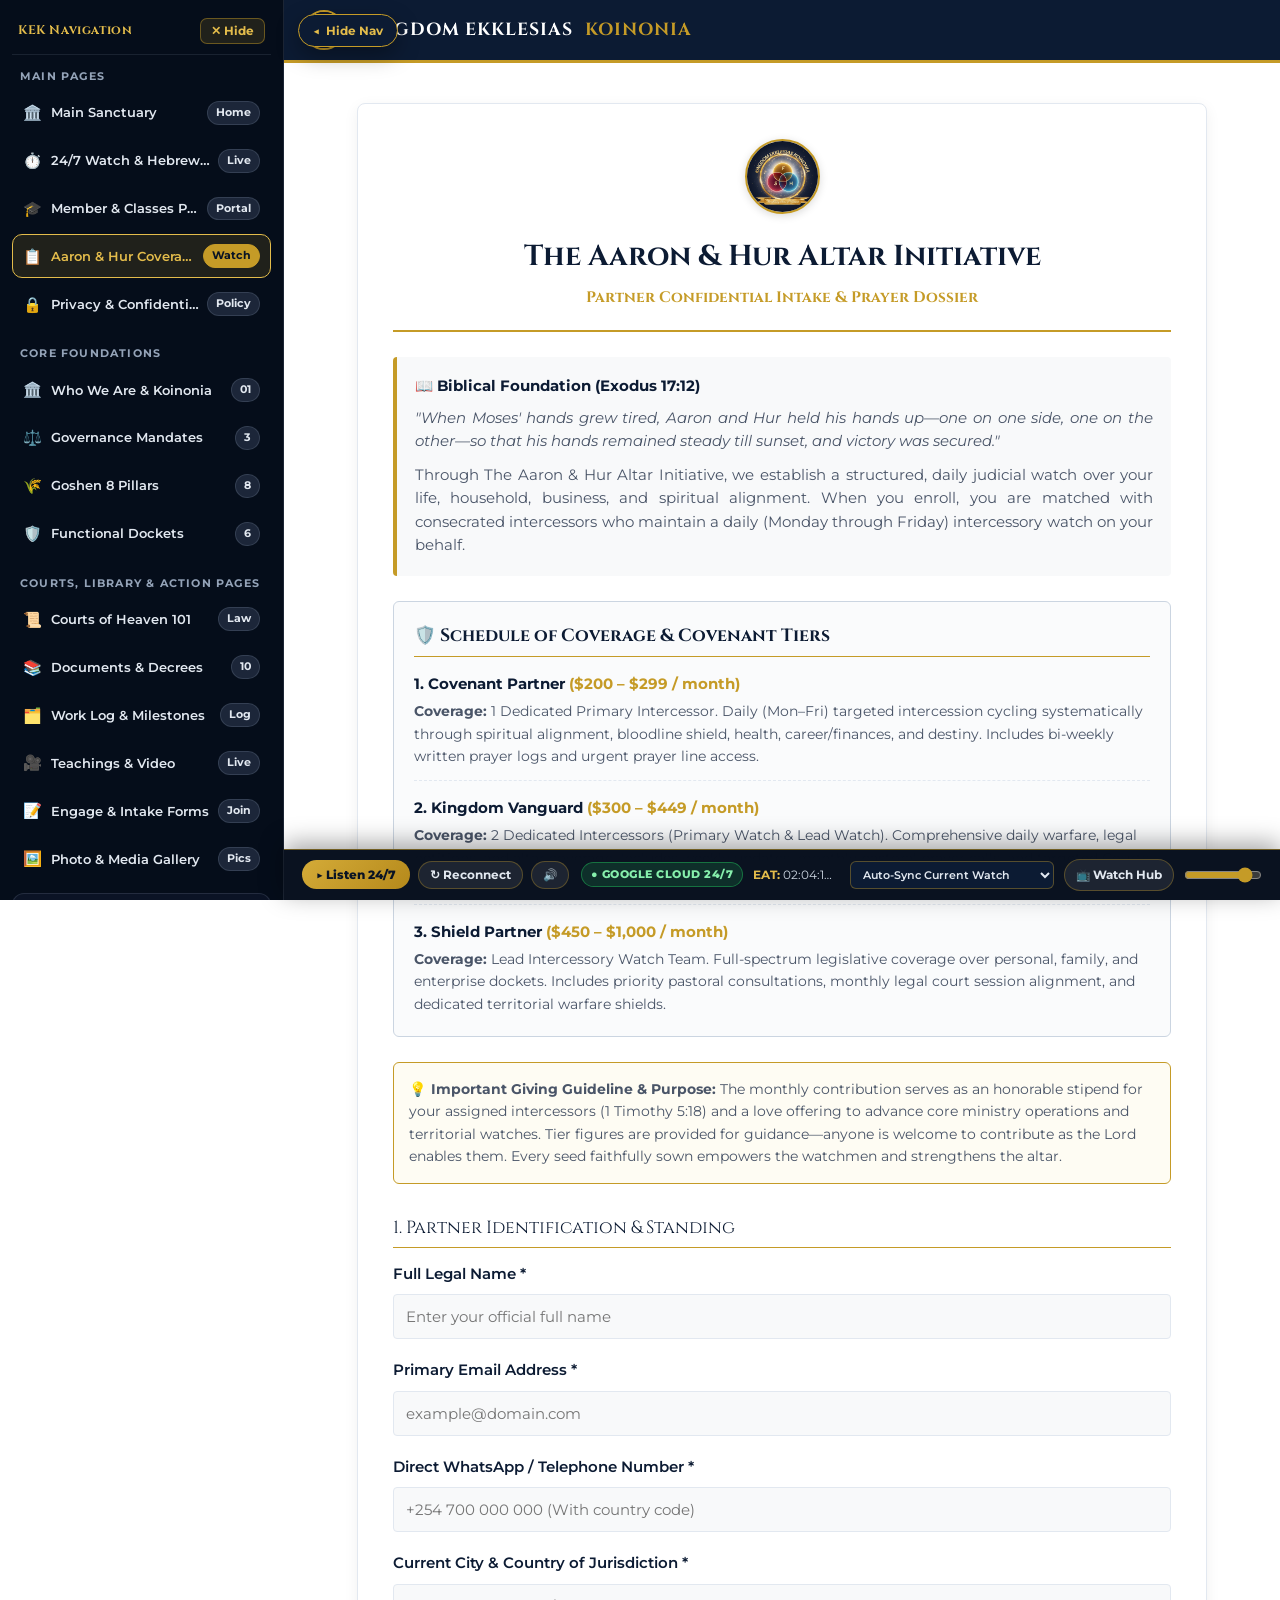
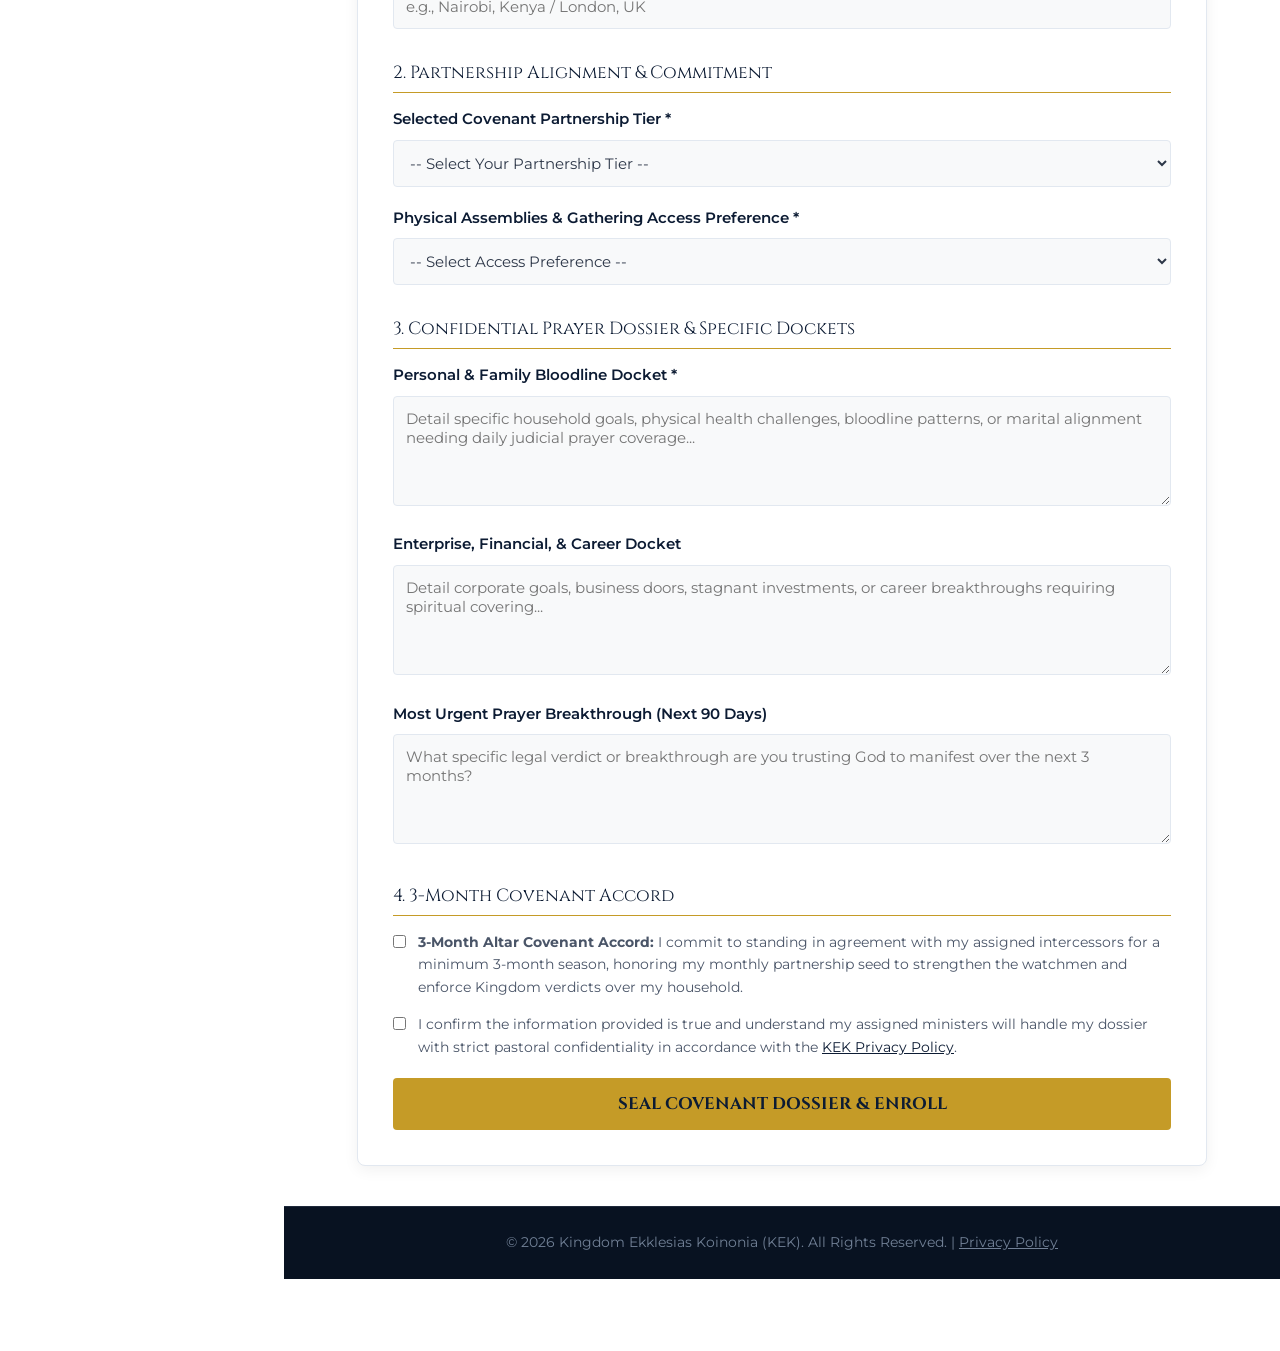
<file: intake.html>
<!DOCTYPE html>
<html lang="en">
<head>
    <meta charset="UTF-8">
    <meta name="viewport" content="width=device-width, initial-scale=1.0">
    
    <!-- SEO Meta Tags -->
    <title>Aaron &amp; Hur Altar Initiative | Kingdom Ekklesias Koinonia</title>
    <meta name="description" content="Enroll in The Aaron &amp; Hur Altar Initiative for consecrated daily intercessory coverage over your life, household, and enterprise.">
    <meta name="author" content="Apostle Kamau Mwangi">

    <!-- Favicon Integration -->
    <link rel="icon" type="image/jpeg" href="IMG-20260706-WA0004.jpg">

    <link href="https://fonts.googleapis.com/css2?family=Cinzel:wght@600;700&family=Montserrat:wght@300;400;500;600;700&display=swap" rel="stylesheet">
    <link rel="stylesheet" href="styles.css">

    <style>
        .form-page-wrapper {
            max-width: 850px;
            margin: 40px auto;
            padding: 35px;
            background: #ffffff;
            border-radius: 8px;
            border: 1px solid var(--card-border);
            box-shadow: 0 4px 15px rgba(0,0,0,0.06);
        }

        .form-header-brand {
            text-align: center;
            margin-bottom: 25px;
            padding-bottom: 20px;
            border-bottom: 2px solid var(--gold);
        }

        .form-header-brand img {
            height: 75px;
            width: 75px;
            border-radius: 50%;
            border: 2px solid var(--gold);
            object-fit: cover;
            margin-bottom: 12px;
            box-shadow: 0 2px 8px rgba(0,0,0,0.15);
        }

        .form-header-brand h1 {
            font-family: 'Cinzel', serif;
            color: var(--navy);
            font-size: 1.8rem;
            margin-bottom: 6px;
        }

        .form-header-brand .subtitle {
            font-family: 'Cinzel', serif;
            color: var(--gold);
            font-weight: 700;
            font-size: 0.95rem;
        }

        .scripture-banner {
            background-color: #f8f9fa;
            border-left: 4px solid var(--gold);
            padding: 18px;
            border-radius: 4px;
            margin-bottom: 25px;
            font-size: 0.92rem;
            color: var(--slate);
        }

        .scripture-banner strong {
            color: var(--navy);
        }

        .tier-display-box {
            background: #fafbfc;
            border: 1px solid #cbd5e1;
            border-radius: 6px;
            padding: 20px;
            margin-bottom: 25px;
        }

        .tier-display-box h3 {
            font-family: 'Cinzel', serif;
            color: var(--navy);
            font-size: 1.1rem;
            margin-bottom: 15px;
            border-bottom: 1px solid var(--gold);
            padding-bottom: 6px;
        }

        .tier-item {
            margin-bottom: 15px;
            padding-bottom: 12px;
            border-bottom: 1px dashed #e2e8f0;
        }

        .tier-item:last-child {
            border-bottom: none;
            margin-bottom: 0;
            padding-bottom: 0;
        }

        .tier-title {
            font-weight: 700;
            color: var(--navy);
            font-size: 0.95rem;
        }

        .tier-price {
            color: var(--gold);
            font-weight: 700;
        }

        .tier-desc {
            font-size: 0.88rem;
            color: var(--slate);
            margin-top: 4px;
        }

        .guideline-callout {
            background-color: #fefcf3;
            border: 1px solid var(--gold);
            border-radius: 6px;
            padding: 15px;
            margin-bottom: 25px;
            font-size: 0.88rem;
            color: var(--slate);
        }

        .section-divider {
            font-family: 'Cinzel', serif;
            color: var(--navy);
            font-size: 1.1rem;
            margin: 30px 0 15px 0;
            padding-bottom: 5px;
            border-bottom: 1px solid var(--gold);
        }

        .form-group {
            margin-bottom: 20px;
        }

        .form-group label {
            display: block;
            font-weight: 600;
            color: var(--navy);
            margin-bottom: 8px;
            font-size: 0.92rem;
        }

        .form-group input,
        .form-group select,
        .form-group textarea {
            width: 100%;
            padding: 12px;
            border: 1px solid var(--card-border);
            border-radius: 4px;
            font-family: 'Montserrat', sans-serif;
            font-size: 0.95rem;
            color: #2d3748;
            background-color: #f8f9fa;
        }

        .form-group textarea {
            resize: vertical;
            min-height: 110px;
        }

        .form-group input:focus,
        .form-group select:focus,
        .form-group textarea:focus {
            outline: none;
            border-color: var(--gold);
            background-color: #ffffff;
        }

        .checkbox-group {
            display: flex;
            align-items: flex-start;
            gap: 12px;
            margin-top: 15px;
        }

        .checkbox-group input {
            width: auto;
            margin-top: 4px;
        }

        .checkbox-group label {
            font-weight: normal;
            font-size: 0.88rem;
            color: var(--slate);
        }

        .btn-submit {
            background-color: var(--gold);
            color: var(--navy);
            font-family: 'Cinzel', serif;
            font-weight: 700;
            padding: 15px 28px;
            border: none;
            border-radius: 4px;
            font-size: 1.05rem;
            cursor: pointer;
            width: 100%;
            transition: background 0.3s;
            margin-top: 20px;
        }

        .btn-submit:hover {
            background-color: var(--gold-hover);
        }

        @media (max-width: 768px) {
            .form-page-wrapper {
                margin: 20px 12px;
                padding: 20px;
            }
        }
    </style>
</head>
<body>

    <!-- NAVIGATION HEADER -->
    <header>
        <div class="nav-container">
            <a href="index.html" class="logo">
                <img src="IMG-20260706-WA0004.jpg" alt="KEK Emblem">
                KINGDOM EKKLESIAS <span>KOINONIA</span>
            </a>
            <nav>
                <a href="index.html?chamber=about">About</a>
                <a href="index.html?chamber=services">Pillars</a>
                <a href="index.html?chamber=courtroom-101">Courts 101</a>
                <a href="index.html?chamber=resources">Resources</a>
                <a href="index.html?chamber=forms">Forms</a>
                <a href="https://calendar.app.google/xPmrk5LuasqAE9rw7" target="_blank" rel="noopener noreferrer" class="btn-gold">Book Session</a>
            </nav>
        </div>
    </header>

    <!-- FORM PAGE WRAPPER -->
    <div class="form-page-wrapper">
        
        <!-- HEADER WITH LOGO EMBLEM -->
        <div class="form-header-brand">
            <img src="IMG-20260706-WA0004.jpg" alt="Kingdom Ekklesias Koinonia Logo">
            <h1>The Aaron &amp; Hur Altar Initiative</h1>
            <div class="subtitle">Partner Confidential Intake &amp; Prayer Dossier</div>
        </div>

        <!-- BIBLICAL FOUNDATION -->
        <div class="scripture-banner">
            <p style="margin-bottom: 8px;"><strong>📖 Biblical Foundation (Exodus 17:12)</strong></p>
            <p style="margin: 0; text-align: justify;">
                <em>"When Moses' hands grew tired, Aaron and Hur held his hands up—one on one side, one on the other—so that his hands remained steady till sunset, and victory was secured."</em>
            </p>
            <p style="margin-top: 10px; margin-bottom: 0; text-align: justify;">
                Through The Aaron &amp; Hur Altar Initiative, we establish a structured, daily judicial watch over your life, household, business, and spiritual alignment. When you enroll, you are matched with consecrated intercessors who maintain a daily (Monday through Friday) intercessory watch on your behalf.
            </p>
        </div>

        <!-- PARTNERSHIP TIERS -->
        <div class="tier-display-box">
            <h3>🛡️ Schedule of Coverage &amp; Covenant Tiers</h3>
            
            <div class="tier-item">
                <div class="tier-title">1. Covenant Partner <span class="tier-price">($200 – $299 / month)</span></div>
                <div class="tier-desc"><strong>Coverage:</strong> 1 Dedicated Primary Intercessor. Daily (Mon–Fri) targeted intercession cycling systematically through spiritual alignment, bloodline shield, health, career/finances, and destiny. Includes bi-weekly written prayer logs and urgent prayer line access.</div>
            </div>

            <div class="tier-item">
                <div class="tier-title">2. Kingdom Vanguard <span class="tier-price">($300 – $449 / month)</span></div>
                <div class="tier-desc"><strong>Coverage:</strong> 2 Dedicated Intercessors (Primary Watch &amp; Lead Watch). Comprehensive daily warfare, legal petitions, and altar coverage. Includes weekly updates, monthly pastoral prayer calls, and targeted Courts of Heaven petition drafting.</div>
            </div>

            <div class="tier-item">
                <div class="tier-title">3. Shield Partner <span class="tier-price">($450 – $1,000 / month)</span></div>
                <div class="tier-desc"><strong>Coverage:</strong> Lead Intercessory Watch Team. Full-spectrum legislative coverage over personal, family, and enterprise dockets. Includes priority pastoral consultations, monthly legal court session alignment, and dedicated territorial warfare shields.</div>
            </div>
        </div>

        <!-- GIVING GUIDELINE -->
        <div class="guideline-callout">
            <strong>💡 Important Giving Guideline &amp; Purpose:</strong>
            The monthly contribution serves as an honorable stipend for your assigned intercessors (1 Timothy 5:18) and a love offering to advance core ministry operations and territorial watches. Tier figures are provided for guidance—anyone is welcome to contribute as the Lord enables them. Every seed faithfully sown empowers the watchmen and strengthens the altar.
        </div>

        <!-- FORMSPREE FORM -->
        <form action="https://formspree.io/f/mppapvnl" method="POST">

            <input type="hidden" name="_subject" value="New Aaron &amp; Hur Covenant Partner Intake">
            <input type="hidden" name="_next" value="https://kindomekklesias2052.github.io/kek-ministry/index.html">
            <input type="text" name="_gotcha" style="display:none">

            <div class="section-divider">1. Partner Identification &amp; Standing</div>

            <div class="form-group">
                <label for="fullName">Full Legal Name *</label>
                <input type="text" id="fullName" name="Full Name" required placeholder="Enter your official full name">
            </div>

            <div class="form-group">
                <label for="email">Primary Email Address *</label>
                <input type="email" id="email" name="Email Address" required placeholder="example@domain.com">
            </div>

            <div class="form-group">
                <label for="phone">Direct WhatsApp / Telephone Number *</label>
                <input type="tel" id="phone" name="WhatsApp Number" required placeholder="+254 700 000 000 (With country code)">
            </div>

            <div class="form-group">
                <label for="location">Current City &amp; Country of Jurisdiction *</label>
                <input type="text" id="location" name="City and Country" required placeholder="e.g., Nairobi, Kenya / London, UK">
            </div>

            <div class="section-divider">2. Partnership Alignment &amp; Commitment</div>

            <div class="form-group">
                <label for="tierSelect">Selected Covenant Partnership Tier *</label>
                <select id="tierSelect" name="Partnership Tier Selected" required>
                    <option value="" disabled selected>-- Select Your Partnership Tier --</option>
                    <option value="Covenant Partner ($200 - $299 / month)">1. Covenant Partner ($200 – $299 / month)</option>
                    <option value="Kingdom Vanguard ($300 - $449 / month)">2. Kingdom Vanguard ($300 – $449 / month)</option>
                    <option value="Shield Partner ($450 - $1,000 / month)">3. Shield Partner ($450 – $1,000 / month)</option>
                    <option value="Voluntary Seed / Custom Covenant Offering">Custom Seed / Voluntary Contribution</option>
                </select>
            </div>

            <div class="form-group">
                <label for="attendanceMode">Physical Assemblies &amp; Gathering Access Preference *</label>
                <select id="attendanceMode" name="Gathering Preference" required>
                    <option value="" disabled selected>-- Select Access Preference --</option>
                    <option value="Physical Attendee (Nairobi / Regional Venues)">Physical Attendee (Send Venue &amp; Meeting Notifications)</option>
                    <option value="Virtual / Remote Partner (Zoom / Google Meet Live Stream)">Virtual / Remote Partner (Send Live Stream Links &amp; Audio Recordings)</option>
                </select>
            </div>

            <div class="section-divider">3. Confidential Prayer Dossier &amp; Specific Dockets</div>

            <div class="form-group">
                <label for="personalDossier">Personal &amp; Family Bloodline Docket *</label>
                <textarea id="personalDossier" name="Personal and Family Dossier" required placeholder="Detail specific household goals, physical health challenges, bloodline patterns, or marital alignment needing daily judicial prayer coverage..."></textarea>
            </div>

            <div class="form-group">
                <label for="businessDossier">Enterprise, Financial, &amp; Career Docket</label>
                <textarea id="businessDossier" name="Enterprise and Career Dossier" placeholder="Detail corporate goals, business doors, stagnant investments, or career breakthroughs requiring spiritual covering..."></textarea>
            </div>

            <div class="form-group">
                <label for="urgentPlea">Most Urgent Prayer Breakthrough (Next 90 Days)</label>
                <textarea id="urgentPlea" name="90 Day Urgent Breakthrough Request" placeholder="What specific legal verdict or breakthrough are you trusting God to manifest over the next 3 months?"></textarea>
            </div>

            <div class="section-divider">4. 3-Month Covenant Accord</div>

            <div class="checkbox-group">
                <input type="checkbox" id="covenantCommitment" name="3-Month Covenant Agreement" required>
                <label for="covenantCommitment">
                    <strong>3-Month Altar Covenant Accord:</strong> I commit to standing in agreement with my assigned intercessors for a minimum 3-month season, honoring my monthly partnership seed to strengthen the watchmen and enforce Kingdom verdicts over my household.
                </label>
            </div>

            <div class="checkbox-group">
                <input type="checkbox" id="confidentialityAck" name="Confidentiality Policy Agreement" required>
                <label for="confidentialityAck">
                    I confirm the information provided is true and understand my assigned ministers will handle my dossier with strict pastoral confidentiality in accordance with the <a href="privacy.html" target="_blank" rel="noopener noreferrer" style="color: var(--navy); text-decoration: underline;">KEK Privacy Policy</a>.
                </label>
            </div>

            <button type="submit" class="btn-submit">SEAL COVENANT DOSSIER &amp; ENROLL</button>

        </form>
    </div>

    <!-- FOOTER -->
    <footer>
        <p>&copy; 2026 Kingdom Ekklesias Koinonia (KEK). All Rights Reserved. | <a href="privacy.html" style="color: #718096; text-decoration: underline;">Privacy Policy</a></p>
    </footer>

    <script src="kek-nav.js" defer></script>
</body>
</html>
</file>
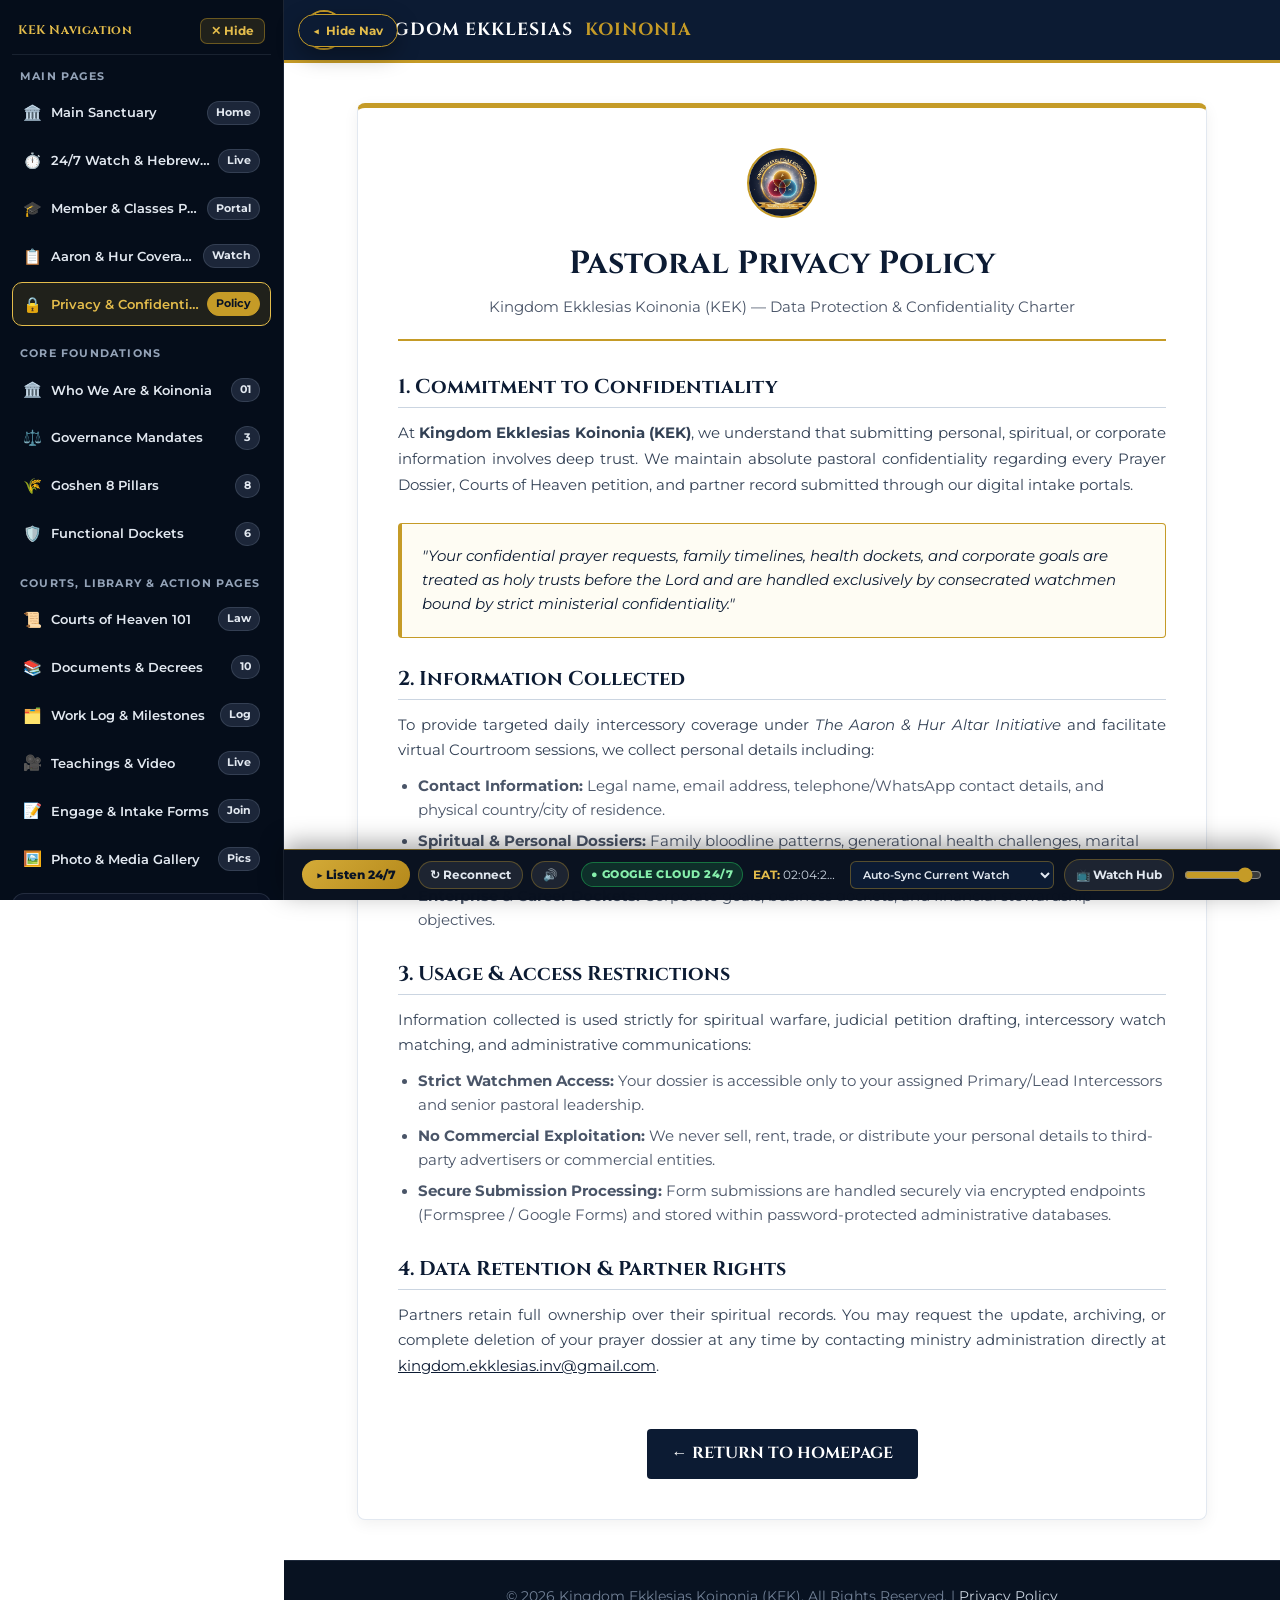
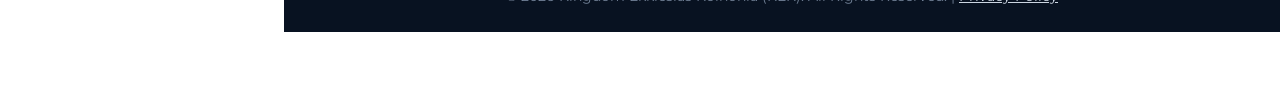
<file: privacy.html>
<!DOCTYPE html>
<html lang="en">
<head>
    <meta charset="UTF-8">
    <meta name="viewport" content="width=device-width, initial-scale=1.0">

    <!-- SEO Meta Tags -->
    <title>Privacy Policy &amp; Pastoral Confidentiality | Kingdom Ekklesias Koinonia (KEK)</title>
    <meta name="description" content="Official Privacy Policy and Pastoral Confidentiality Charter for Kingdom Ekklesias Koinonia (KEK) and The Aaron & Hur Altar Initiative.">
    <meta name="author" content="Apostle Kamau Mwangi">

    <!-- Favicon Integration -->
    <link rel="icon" type="image/jpeg" href="IMG-20260706-WA0004.jpg">

    <link href="https://fonts.googleapis.com/css2?family=Cinzel:wght@600;700&family=Montserrat:wght@300;400;500;600;700&display=swap" rel="stylesheet">
    <link rel="stylesheet" href="styles.css">

    <style>
        .policy-wrapper {
            max-width: 850px;
            margin: 40px auto;
            padding: 40px;
            background: #ffffff;
            border-radius: 8px;
            border: 1px solid var(--card-border);
            border-top: 5px solid var(--gold);
            box-shadow: 0 4px 15px rgba(0, 0, 0, 0.06);
        }

        .policy-header {
            text-align: center;
            margin-bottom: 30px;
            padding-bottom: 20px;
            border-bottom: 2px solid var(--gold);
        }

        .policy-header img {
            height: 70px;
            width: 70px;
            border-radius: 50%;
            border: 2px solid var(--gold);
            object-fit: cover;
            margin-bottom: 12px;
        }

        .policy-header h1 {
            font-family: 'Cinzel', serif;
            color: var(--navy);
            font-size: 2rem;
            margin-bottom: 6px;
        }

        .policy-header p {
            color: var(--slate);
            font-size: 0.95rem;
        }

        .policy-section {
            margin-bottom: 25px;
        }

        .policy-section h2 {
            font-family: 'Cinzel', serif;
            color: var(--navy);
            font-size: 1.25rem;
            margin-bottom: 12px;
            padding-bottom: 4px;
            border-bottom: 1px solid #cbd5e1;
        }

        .policy-section p {
            color: #334155;
            font-size: 0.95rem;
            line-height: 1.7;
            margin-bottom: 12px;
            text-align: justify;
        }

        .policy-section ul {
            margin-left: 20px;
            margin-bottom: 15px;
            color: var(--slate);
            font-size: 0.92rem;
        }

        .policy-section li {
            margin-bottom: 8px;
        }

        .confidentiality-box {
            background-color: #fefcf3;
            border: 1px solid var(--gold);
            border-left: 4px solid var(--gold);
            padding: 20px;
            border-radius: 4px;
            margin: 25px 0;
            font-style: italic;
            color: var(--navy);
            font-size: 0.95rem;
            line-height: 1.6;
        }

        .back-home-btn {
            display: inline-block;
            background-color: var(--navy);
            color: var(--white) !important;
            font-family: 'Cinzel', serif;
            font-weight: 700;
            padding: 12px 25px;
            border-radius: 4px;
            text-decoration: none;
            transition: background 0.3s;
            margin-top: 15px;
        }

        .back-home-btn:hover {
            background-color: var(--gold);
            color: var(--navy) !important;
        }

        @media (max-width: 768px) {
            .policy-wrapper {
                margin: 20px 12px;
                padding: 25px 20px;
            }
        }
    </style>
</head>
<body>

    <!-- NAVIGATION HEADER -->
    <header>
        <div class="nav-container">
            <a href="index.html" class="logo">
                <img src="IMG-20260706-WA0004.jpg" alt="KEK Emblem">
                KINGDOM EKKLESIAS <span>KOINONIA</span>
            </a>
            <nav>
                <a href="index.html#about">About</a>
                <a href="index.html#services">Pillars</a>
                <a href="index.html#courtroom-101">Courts 101</a>
                <a href="index.html#resources">Resources</a>
                <a href="index.html#forms">Forms</a>
                <a href="https://calendar.app.google/xPmrk5LuasqAE9rw7" target="_blank" rel="noopener noreferrer" class="btn-gold">Book Session</a>
            </nav>
        </div>
    </header>

    <!-- MAIN PRIVACY POLICY WRAPPER -->
    <div class="policy-wrapper">

        <div class="policy-header">
            <img src="IMG-20260706-WA0004.jpg" alt="KEK Logo">
            <h1>Pastoral Privacy Policy</h1>
            <p>Kingdom Ekklesias Koinonia (KEK) — Data Protection &amp; Confidentiality Charter</p>
        </div>

        <div class="policy-section">
            <h2>1. Commitment to Confidentiality</h2>
            <p>
                At <strong>Kingdom Ekklesias Koinonia (KEK)</strong>, we understand that submitting personal, spiritual, or corporate information involves deep trust. We maintain absolute pastoral confidentiality regarding every Prayer Dossier, Courts of Heaven petition, and partner record submitted through our digital intake portals.
            </p>
        </div>

        <div class="confidentiality-box">
            "Your confidential prayer requests, family timelines, health dockets, and corporate goals are treated as holy trusts before the Lord and are handled exclusively by consecrated watchmen bound by strict ministerial confidentiality."
        </div>

        <div class="policy-section">
            <h2>2. Information Collected</h2>
            <p>
                To provide targeted daily intercessory coverage under <em>The Aaron &amp; Hur Altar Initiative</em> and facilitate virtual Courtroom sessions, we collect personal details including:
            </p>
            <ul>
                <li><strong>Contact Information:</strong> Legal name, email address, telephone/WhatsApp contact details, and physical country/city of residence.</li>
                <li><strong>Spiritual &amp; Personal Dossiers:</strong> Family bloodline patterns, generational health challenges, marital goals, and 90-day prayer priorities.</li>
                <li><strong>Enterprise &amp; Career Dockets:</strong> Corporate goals, business dockets, and financial stewardship objectives.</li>
            </ul>
        </div>

        <div class="policy-section">
            <h2>3. Usage &amp; Access Restrictions</h2>
            <p>
                Information collected is used strictly for spiritual warfare, judicial petition drafting, intercessory watch matching, and administrative communications:
            </p>
            <ul>
                <li><strong>Strict Watchmen Access:</strong> Your dossier is accessible only to your assigned Primary/Lead Intercessors and senior pastoral leadership.</li>
                <li><strong>No Commercial Exploitation:</strong> We never sell, rent, trade, or distribute your personal details to third-party advertisers or commercial entities.</li>
                <li><strong>Secure Submission Processing:</strong> Form submissions are handled securely via encrypted endpoints (Formspree / Google Forms) and stored within password-protected administrative databases.</li>
            </ul>
        </div>

        <div class="policy-section">
            <h2>4. Data Retention &amp; Partner Rights</h2>
            <p>
                Partners retain full ownership over their spiritual records. You may request the update, archiving, or complete deletion of your prayer dossier at any time by contacting ministry administration directly at <a href="mailto:kingdom.ekklesias.inv@gmail.com" style="color: var(--navy); text-decoration: underline;">kingdom.ekklesias.inv@gmail.com</a>.
            </p>
        </div>

        <div style="text-align: center; margin-top: 35px;">
            <a href="index.html" class="back-home-btn">&larr; RETURN TO HOMEPAGE</a>
        </div>

    </div>

    <!-- FOOTER -->
    <footer>
        <p>&copy; 2026 Kingdom Ekklesias Koinonia (KEK). All Rights Reserved. | <a href="privacy.html" style="color: #cbd5e1; text-decoration: underline;">Privacy Policy</a></p>
    </footer>

    <script src="kek-nav.js" defer></script>
</body>
</html>
</file>
<file: styles.css>
:root {
    --navy: #0c1b33;
    --gold: #c59b27;
    --gold-hover: #a37f1e;
    --slate: #4a5568;
    --light-bg: #f8f9fa;
    --white: #ffffff;
    --card-border: #e2e8f0;
}

* {
    box-sizing: border-box;
    margin: 0;
    padding: 0;
}

body {
    font-family: 'Montserrat', sans-serif;
    color: #2d3748;
    background-color: var(--white);
    line-height: 1.6;
}

/* HEADER & NAVIGATION */
header {
    background-color: var(--navy);
    position: sticky;
    top: 0;
    z-index: 1000;
    border-bottom: 3px solid var(--gold);
}

.nav-container {
    max-width: 1200px;
    margin: 0 auto;
    display: flex;
    justify-content: space-between;
    align-items: center;
    padding: 10px 20px;
}

.logo {
    font-family: 'Cinzel', serif;
    color: var(--white);
    font-size: 1.1rem;
    font-weight: 700;
    text-decoration: none;
    letter-spacing: 1px;
    display: flex;
    align-items: center;
    gap: 12px;
}

.logo img {
    height: 40px !important;
    width: 40px !important;
    object-fit: cover;
    border-radius: 50%;
    border: 2px solid var(--gold);
    flex-shrink: 0;
}

.logo span {
    color: var(--gold);
}

nav {
    display: flex;
    align-items: center;
    gap: 15px;
}

nav a {
    color: var(--white);
    text-decoration: none;
    font-size: 0.9rem;
    font-weight: 500;
    transition: color 0.3s;
}

nav a:hover {
    color: var(--gold);
}

.btn-gold {
    background-color: var(--gold);
    color: var(--navy) !important;
    padding: 8px 16px;
    border-radius: 4px;
    font-weight: 700;
    text-decoration: none;
    transition: background 0.3s;
    display: inline-block;
}

.btn-gold:hover {
    background-color: var(--gold-hover);
}

/* HERO SECTION */
.hero {
    background: linear-gradient(135deg, rgba(12, 27, 51, 0.95), rgba(27, 38, 59, 0.9)), url('https://images.unsplash.com/photo-1507679799987-c73779587ccf?auto=format&fit=crop&w=1350&q=80') center/cover no-repeat;
    color: var(--white);
    padding: 90px 20px;
    text-align: center;
}

.hero-content {
    max-width: 850px;
    margin: 0 auto;
}

.hero h1 {
    font-family: 'Cinzel', serif;
    font-size: 2.6rem;
    margin-bottom: 20px;
    color: var(--white);
    letter-spacing: 1px;
}

.hero p {
    font-size: 1.15rem;
    margin-bottom: 30px;
    font-weight: 300;
    color: #e2e8f0;
}

/* SECTION UTILITIES */
.section-padding {
    padding: 70px 20px;
    max-width: 1200px;
    margin: 0 auto;
}

.section-title {
    text-align: center;
    font-family: 'Cinzel', serif;
    color: var(--navy);
    font-size: 2.1rem;
    margin-bottom: 15px;
    position: relative;
}

.section-title::after {
    content: '';
    display: block;
    width: 60px;
    height: 3px;
    background-color: var(--gold);
    margin: 10px auto 0;
}

.section-subtitle {
    text-align: center;
    color: var(--slate);
    font-size: 1.05rem;
    max-width: 700px;
    margin: 0 auto 40px;
}

.about-text {
    text-align: center;
    max-width: 800px;
    margin: 20px auto 0;
    font-size: 1.1rem;
    color: var(--slate);
}

/* SERVICES GRID */
.services-bg {
    background-color: var(--light-bg);
    border-top: 1px solid var(--card-border);
    border-bottom: 1px solid var(--card-border);
}

.services-grid {
    display: grid;
    grid-template-columns: repeat(auto-fit, minmax(320px, 1fr));
    gap: 25px;
    margin-top: 30px;
}

.service-card {
    background: var(--white);
    border: 1px solid var(--card-border);
    border-radius: 8px;
    padding: 28px;
    transition: transform 0.3s, box-shadow 0.3s;
    display: flex;
    flex-direction: column;
    justify-content: space-between;
}

.service-card:hover {
    transform: translateY(-5px);
    box-shadow: 0 10px 20px rgba(0,0,0,0.08);
    border-top: 4px solid var(--gold);
}

.service-number {
    font-family: 'Cinzel', serif;
    color: var(--gold);
    font-size: 1.4rem;
    font-weight: 700;
    margin-bottom: 8px;
}

.service-card h3 {
    font-size: 1.2rem;
    color: var(--navy);
    margin-bottom: 10px;
}

.service-card p {
    color: var(--slate);
    font-size: 0.95rem;
    margin-bottom: 20px;
}

.card-btn {
    color: var(--navy);
    font-weight: 700;
    text-decoration: none;
    font-size: 0.9rem;
    display: inline-block;
    transition: color 0.3s;
}

.card-btn:hover {
    color: var(--gold);
}

/* COURTS 101 COMPONENTS */
.courtroom-wrapper {
    max-width: 900px;
    margin: 0 auto;
}

.courtroom-header {
    text-align: center;
    margin-bottom: 40px;
}

.courtroom-tagline {
    font-family: 'Cinzel', serif;
    color: var(--gold);
    font-weight: 700;
    letter-spacing: 1px;
    font-size: 0.95rem;
    margin-bottom: 8px;
}

.courtroom-subheading {
    font-size: 1.1rem;
    color: var(--navy);
    font-weight: 600;
}

.courtroom-body {
    color: var(--slate);
    font-size: 1rem;
    line-height: 1.8;
    margin-bottom: 35px;
}

.matrices-box {
    background-color: var(--light-bg);
    border-left: 4px solid var(--navy);
    border-radius: 6px;
    padding: 25px;
    margin-bottom: 40px;
}

.matrices-title {
    font-family: 'Cinzel', serif;
    color: var(--navy);
    font-size: 1.25rem;
    margin-bottom: 15px;
}

.matrices-list {
    list-style-type: none;
    padding: 0;
    margin: 0;
    color: var(--slate);
    font-size: 0.95rem;
}

.matrices-list li {
    margin-bottom: 12px;
    padding-left: 24px;
    position: relative;
}

.matrices-list li span {
    position: absolute;
    left: 0;
    color: var(--gold);
    font-weight: bold;
}

.sessions-grid {
    display: grid;
    grid-template-columns: repeat(auto-fit, minmax(280px, 1fr));
    gap: 20px;
    margin-bottom: 45px;
}

.session-card {
    border: 1px solid var(--card-border);
    border-top: 3px solid var(--gold);
    padding: 20px;
    border-radius: 6px;
    background: #fff;
}

.session-card h4 {
    color: var(--navy);
    font-size: 1.05rem;
    margin-bottom: 8px;
}

.session-card p {
    color: var(--slate);
    font-size: 0.9rem;
}

.seed-card {
    background-color: #fefcf3;
    border: 1px solid var(--gold);
    padding: 25px;
    border-radius: 8px;
    margin-bottom: 40px;
    text-align: center;
}

.booking-cta-box {
    background-color: var(--navy);
    color: var(--white);
    border-radius: 8px;
    padding: 35px 25px;
    text-align: center;
}

.qr-box {
    margin: 0 auto 25px auto;
    width: 170px;
    height: 170px;
    border: 2px solid var(--gold);
    border-radius: 8px;
    padding: 8px;
    background-color: #ffffff;
}

.qr-box img {
    width: 100%;
    height: 100%;
    display: block;
}

.cta-buttons {
    display: flex;
    flex-wrap: wrap;
    justify-content: center;
    gap: 15px;
    margin-bottom: 30px;
}

.btn-whatsapp {
    background-color: #25D366;
    color: #ffffff;
    padding: 12px 25px;
    border-radius: 4px;
    text-decoration: none;
    font-weight: 700;
    font-size: 0.95rem;
}

.cta-footer {
    border-top: 1px solid rgba(255,255,255,0.1);
    padding-top: 20px;
    margin-top: 20px;
}

/* RESOURCE & DOWNLOADS HUB */
.resource-card {
    background: var(--white);
    border: 1px solid var(--card-border);
    border-left: 4px solid var(--navy);
    border-radius: 6px;
    padding: 20px;
    margin-bottom: 15px;
    display: flex;
    justify-content: space-between;
    align-items: center;
    gap: 15px;
}

.resource-info h4 {
    color: var(--navy);
    font-size: 1.05rem;
    margin-bottom: 4px;
}

.resource-info p {
    color: var(--slate);
    font-size: 0.88rem;
    margin: 0;
}

.btn-download {
    background-color: var(--navy);
    color: var(--white);
    padding: 8px 16px;
    border-radius: 4px;
    text-decoration: none;
    font-size: 0.85rem;
    font-weight: 600;
    white-space: nowrap;
}

.btn-download:hover {
    background-color: var(--gold);
    color: var(--navy);
}

/* MINISTRY LOG & TIMELINE */
.log-timeline {
    position: relative;
    max-width: 900px;
    margin: 0 auto;
    padding-left: 20px;
    border-left: 3px solid var(--gold);
}

.log-item {
    margin-bottom: 30px;
    position: relative;
    padding-left: 20px;
}

.log-item::before {
    content: '';
    position: absolute;
    left: -29px;
    top: 5px;
    width: 14px;
    height: 14px;
    border-radius: 50%;
    background-color: var(--navy);
    border: 3px solid var(--gold);
}

.log-date {
    font-size: 0.85rem;
    font-weight: 700;
    color: var(--gold);
    text-transform: uppercase;
}

.log-title {
    font-size: 1.15rem;
    color: var(--navy);
    font-weight: 700;
    margin: 4px 0;
}

.log-desc {
    color: var(--slate);
    font-size: 0.95rem;
}

/* FORM EMBED / LINKS CONTAINER */
.forms-container {
    display: grid;
    grid-template-columns: repeat(auto-fit, minmax(300px, 1fr));
    gap: 20px;
}

.form-card {
    background-color: var(--white);
    border: 1px solid var(--card-border);
    border-top: 3px solid var(--gold);
    padding: 25px;
    border-radius: 8px;
    text-align: center;
}

.form-card-booking {
    display: flex;
    flex-direction: column;
    justify-content: space-between;
    align-items: center;
}

.qr-small {
    margin: 0 auto 18px auto;
    width: 120px;
    height: 120px;
    border: 1px solid var(--card-border);
    border-radius: 6px;
    padding: 5px;
    background-color: #ffffff;
}

.qr-small img {
    width: 100%;
    height: 100%;
    display: block;
}

/* PHOTO GALLERY GRID */
.gallery-grid {
    display: grid;
    grid-template-columns: repeat(auto-fit, minmax(260px, 1fr));
    gap: 20px;
    margin-top: 30px;
}

.gallery-item {
    border-radius: 8px;
    overflow: hidden;
    border: 1px solid var(--card-border);
    box-shadow: 0 4px 10px rgba(0,0,0,0.05);
    background-color: var(--white);
}

.gallery-item img {
    width: 100%;
    height: 200px;
    object-fit: cover;
    display: block;
}

.gallery-caption {
    padding: 12px 15px;
    font-size: 0.88rem;
    color: var(--slate);
    text-align: center;
    font-weight: 600;
}

/* COMMUNITY & CONTACT SECTION */
.community-section {
    padding: 60px 20px;
    background-color: var(--navy);
    color: var(--white);
    text-align: center;
    border-top: 2px solid var(--gold);
}

.social-links {
    display: flex;
    flex-wrap: wrap;
    justify-content: center;
    gap: 15px;
    margin-bottom: 40px;
}

.social-btn {
    padding: 12px 22px;
    border-radius: 6px;
    text-decoration: none;
    font-weight: 600;
    font-size: 0.95rem;
    color: #ffffff;
}

.btn-yt { background-color: #FF0000; }
.btn-wa { background-color: #25D366; }
.btn-tg { background-color: #229ED9; }
.btn-fb { background-color: #1877F2; }
.btn-tt { background-color: #000000; border: 1px solid #333; }

.contact-card-box {
    background-color: #112240;
    padding: 25px;
    border-radius: 8px;
    border: 1px solid #1e293b;
    max-width: 600px;
    margin: 0 auto;
    text-align: center;
}

/* FOOTER */
footer {
    background-color: #081221;
    color: #718096;
    text-align: center;
    padding: 25px 20px;
    font-size: 0.85rem;
    border-top: 1px solid #1e293b;
}

/* RESPONSIVE DESIGN */
@media (max-width: 768px) {
    .hero h1 { font-size: 2rem; }
    .nav-container { flex-direction: column; gap: 15px; text-align: center; }
    nav { flex-wrap: wrap; justify-content: center; }
    .resource-card { flex-direction: column; text-align: center; }
}
</file>
